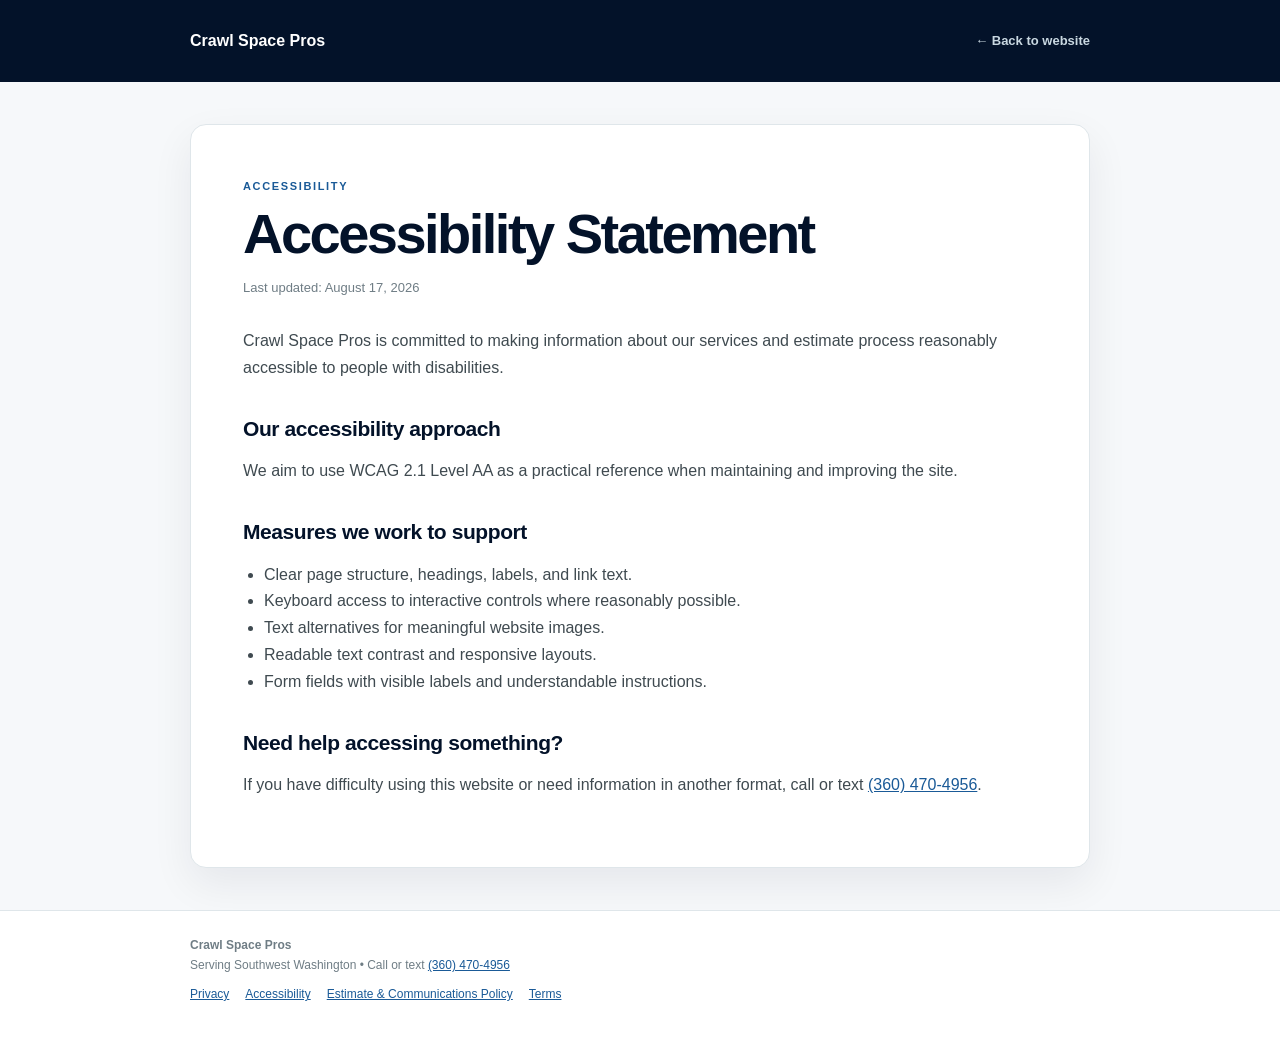
<file: accessibility.html>
<!DOCTYPE html>
<html lang="en">
<head>
  <meta charset="UTF-8">
  <meta name="viewport" content="width=device-width, initial-scale=1.0">
  <title>Accessibility Statement | Crawl Space Pros</title>
  <style>
:root { --navy:#031229; --blue:#1A5A97; --charcoal:#3F4A50; --gray:#6f7d85; --border:#dfe6ea; --page:#f6f8fa; }
* { box-sizing:border-box; }
html { scroll-behavior:smooth; }
body { margin:0; background:var(--page); color:var(--navy); font-family:-apple-system,BlinkMacSystemFont,"Segoe UI",Arial,Helvetica,sans-serif; line-height:1.68; }
a { color:var(--blue); }
.legal-header { background:var(--navy); color:#fff; }
.legal-header-inner,.legal-main,.legal-footer-inner { width:min(900px,calc(100% - 32px)); margin:0 auto; }
.legal-header-inner { min-height:82px; display:flex; align-items:center; justify-content:space-between; gap:24px; }
.legal-brand { color:#fff; text-decoration:none; font-weight:850; }
.back-link { color:#c9d8e1; text-decoration:none; font-size:13px; font-weight:700; }
.legal-main { margin-top:42px; margin-bottom:42px; padding:clamp(26px,5vw,52px); border:1px solid var(--border); border-radius:16px; background:#fff; box-shadow:0 16px 42px rgba(3,18,41,.07); }
.legal-kicker { margin:0 0 10px; color:var(--blue); font-size:11px; font-weight:900; letter-spacing:.15em; text-transform:uppercase; }
h1 { margin:0; font-size:clamp(36px,6vw,56px); line-height:1.02; letter-spacing:-.045em; }
.updated { margin:14px 0 30px; color:var(--gray); font-size:13px; }
h2 { margin:34px 0 9px; color:var(--navy); font-size:21px; line-height:1.25; letter-spacing:-.02em; }
p,li { color:var(--charcoal); }
ul { padding-left:21px; }
.legal-footer { border-top:1px solid var(--border); background:#fff; }
.legal-footer-inner { padding:24px 0 34px; color:var(--gray); font-size:12px; }
.legal-nav { margin-top:9px; display:flex; flex-wrap:wrap; gap:10px 16px; }
@media (max-width:600px) {
  .legal-header-inner { min-height:72px; flex-direction:column; justify-content:center; align-items:flex-start; gap:3px; }
  .legal-main { margin-top:20px; padding:24px 20px; border-radius:12px; }
}
</style>
</head>
<body>
  <header class="legal-header"><div class="legal-header-inner"><a class="legal-brand" href="index.html">Crawl Space Pros</a><a class="back-link" href="index.html">← Back to website</a></div></header>
  <main class="legal-main">
    <p class="legal-kicker">ACCESSIBILITY</p>
    <h1>Accessibility Statement</h1>
    <p class="updated">Last updated: August 17, 2026</p>
    
<p>Crawl Space Pros is committed to making information about our services and estimate process reasonably accessible to people with disabilities.</p>
<h2>Our accessibility approach</h2><p>We aim to use WCAG 2.1 Level AA as a practical reference when maintaining and improving the site.</p>
<h2>Measures we work to support</h2><ul><li>Clear page structure, headings, labels, and link text.</li><li>Keyboard access to interactive controls where reasonably possible.</li><li>Text alternatives for meaningful website images.</li><li>Readable text contrast and responsive layouts.</li><li>Form fields with visible labels and understandable instructions.</li></ul>
<h2>Need help accessing something?</h2><p>If you have difficulty using this website or need information in another format, call or text <a href="tel:3604704956">(360) 470-4956</a>.</p>

  </main>
  <footer class="legal-footer"><div class="legal-footer-inner"><strong>Crawl Space Pros</strong><br>Serving Southwest Washington • Call or text <a href="tel:3604704956">(360) 470-4956</a><nav class="legal-nav" aria-label="Legal pages"><a href="privacy.html">Privacy</a><a href="accessibility.html">Accessibility</a><a href="policy.html">Estimate &amp; Communications Policy</a><a href="terms.html">Terms</a></nav></div></footer>
</body>
</html>
</file>
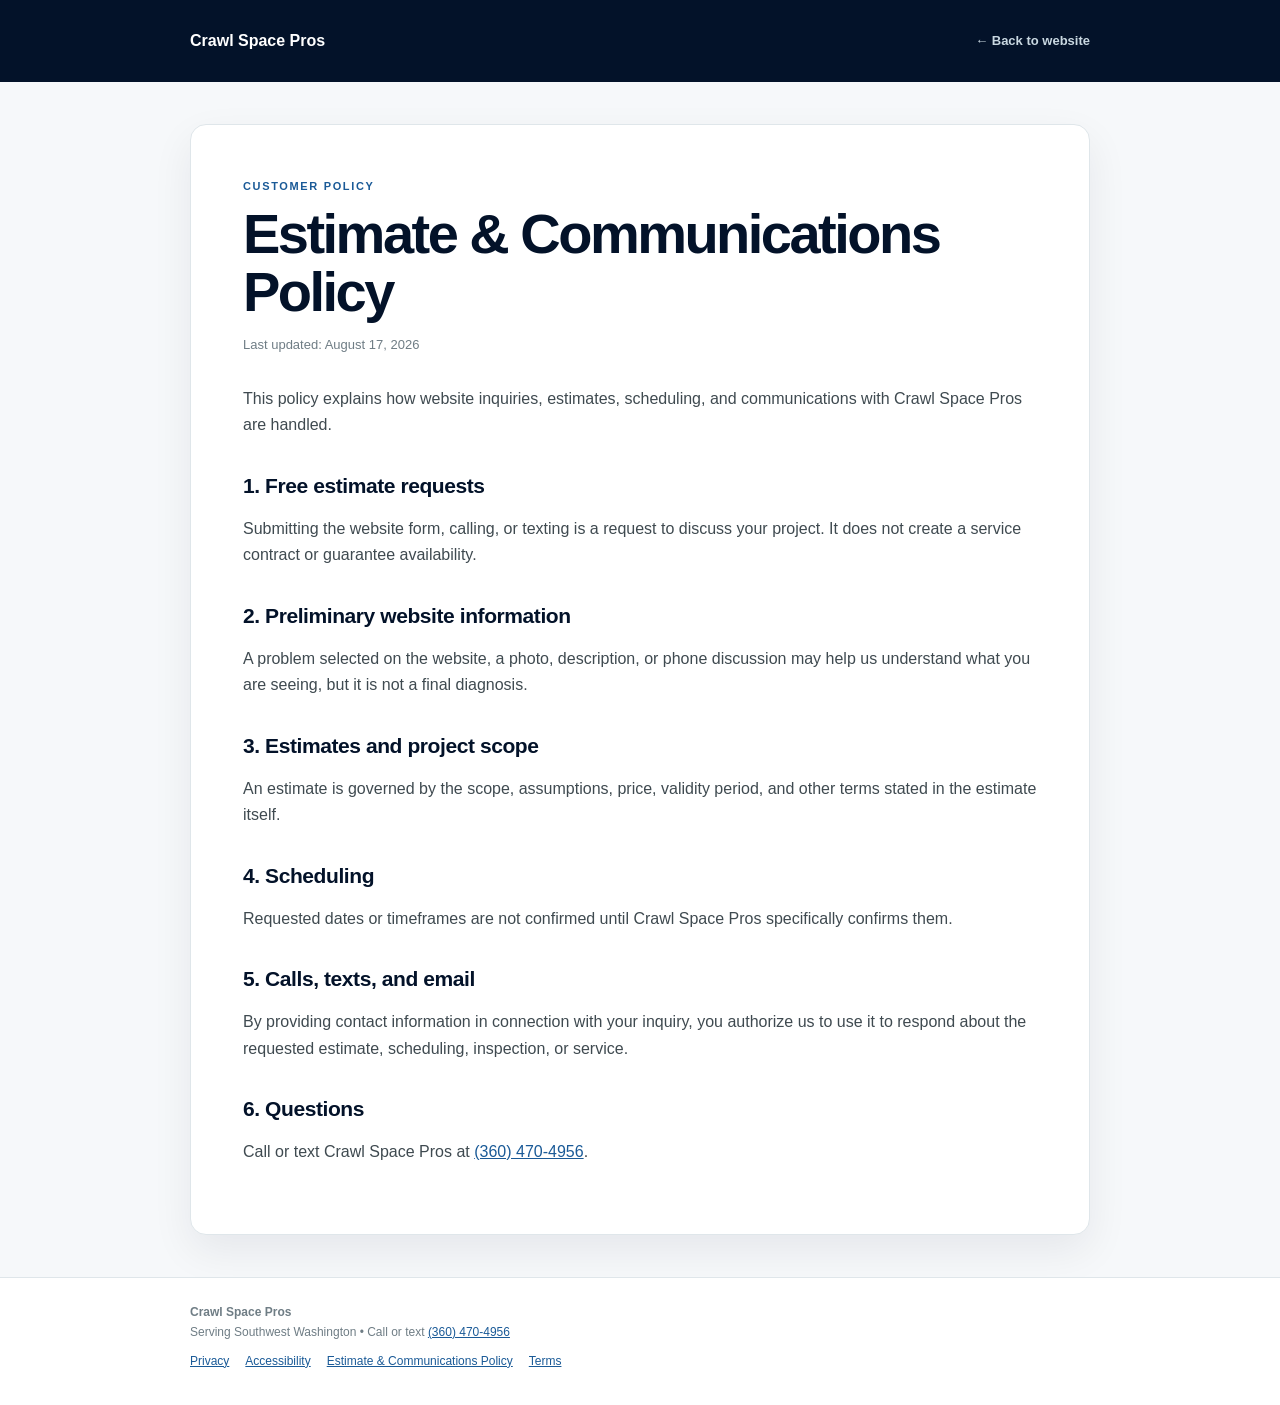
<file: policy.html>
<!DOCTYPE html>
<html lang="en">
<head>
  <meta charset="UTF-8">
  <meta name="viewport" content="width=device-width, initial-scale=1.0">
  <title>Estimate &amp; Communications Policy | Crawl Space Pros</title>
  <style>
:root { --navy:#031229; --blue:#1A5A97; --charcoal:#3F4A50; --gray:#6f7d85; --border:#dfe6ea; --page:#f6f8fa; }
* { box-sizing:border-box; }
html { scroll-behavior:smooth; }
body { margin:0; background:var(--page); color:var(--navy); font-family:-apple-system,BlinkMacSystemFont,"Segoe UI",Arial,Helvetica,sans-serif; line-height:1.68; }
a { color:var(--blue); }
.legal-header { background:var(--navy); color:#fff; }
.legal-header-inner,.legal-main,.legal-footer-inner { width:min(900px,calc(100% - 32px)); margin:0 auto; }
.legal-header-inner { min-height:82px; display:flex; align-items:center; justify-content:space-between; gap:24px; }
.legal-brand { color:#fff; text-decoration:none; font-weight:850; }
.back-link { color:#c9d8e1; text-decoration:none; font-size:13px; font-weight:700; }
.legal-main { margin-top:42px; margin-bottom:42px; padding:clamp(26px,5vw,52px); border:1px solid var(--border); border-radius:16px; background:#fff; box-shadow:0 16px 42px rgba(3,18,41,.07); }
.legal-kicker { margin:0 0 10px; color:var(--blue); font-size:11px; font-weight:900; letter-spacing:.15em; text-transform:uppercase; }
h1 { margin:0; font-size:clamp(36px,6vw,56px); line-height:1.02; letter-spacing:-.045em; }
.updated { margin:14px 0 30px; color:var(--gray); font-size:13px; }
h2 { margin:34px 0 9px; color:var(--navy); font-size:21px; line-height:1.25; letter-spacing:-.02em; }
p,li { color:var(--charcoal); }
ul { padding-left:21px; }
.legal-footer { border-top:1px solid var(--border); background:#fff; }
.legal-footer-inner { padding:24px 0 34px; color:var(--gray); font-size:12px; }
.legal-nav { margin-top:9px; display:flex; flex-wrap:wrap; gap:10px 16px; }
@media (max-width:600px) {
  .legal-header-inner { min-height:72px; flex-direction:column; justify-content:center; align-items:flex-start; gap:3px; }
  .legal-main { margin-top:20px; padding:24px 20px; border-radius:12px; }
}
</style>
</head>
<body>
  <header class="legal-header"><div class="legal-header-inner"><a class="legal-brand" href="index.html">Crawl Space Pros</a><a class="back-link" href="index.html">← Back to website</a></div></header>
  <main class="legal-main">
    <p class="legal-kicker">CUSTOMER POLICY</p>
    <h1>Estimate &amp; Communications Policy</h1>
    <p class="updated">Last updated: August 17, 2026</p>
    
<p>This policy explains how website inquiries, estimates, scheduling, and communications with Crawl Space Pros are handled.</p>
<h2>1. Free estimate requests</h2><p>Submitting the website form, calling, or texting is a request to discuss your project. It does not create a service contract or guarantee availability.</p>
<h2>2. Preliminary website information</h2><p>A problem selected on the website, a photo, description, or phone discussion may help us understand what you are seeing, but it is not a final diagnosis.</p>
<h2>3. Estimates and project scope</h2><p>An estimate is governed by the scope, assumptions, price, validity period, and other terms stated in the estimate itself.</p>
<h2>4. Scheduling</h2><p>Requested dates or timeframes are not confirmed until Crawl Space Pros specifically confirms them.</p>
<h2>5. Calls, texts, and email</h2><p>By providing contact information in connection with your inquiry, you authorize us to use it to respond about the requested estimate, scheduling, inspection, or service.</p>
<h2>6. Questions</h2><p>Call or text Crawl Space Pros at <a href="tel:3604704956">(360) 470-4956</a>.</p>

  </main>
  <footer class="legal-footer"><div class="legal-footer-inner"><strong>Crawl Space Pros</strong><br>Serving Southwest Washington • Call or text <a href="tel:3604704956">(360) 470-4956</a><nav class="legal-nav" aria-label="Legal pages"><a href="privacy.html">Privacy</a><a href="accessibility.html">Accessibility</a><a href="policy.html">Estimate &amp; Communications Policy</a><a href="terms.html">Terms</a></nav></div></footer>
</body>
</html>
</file>
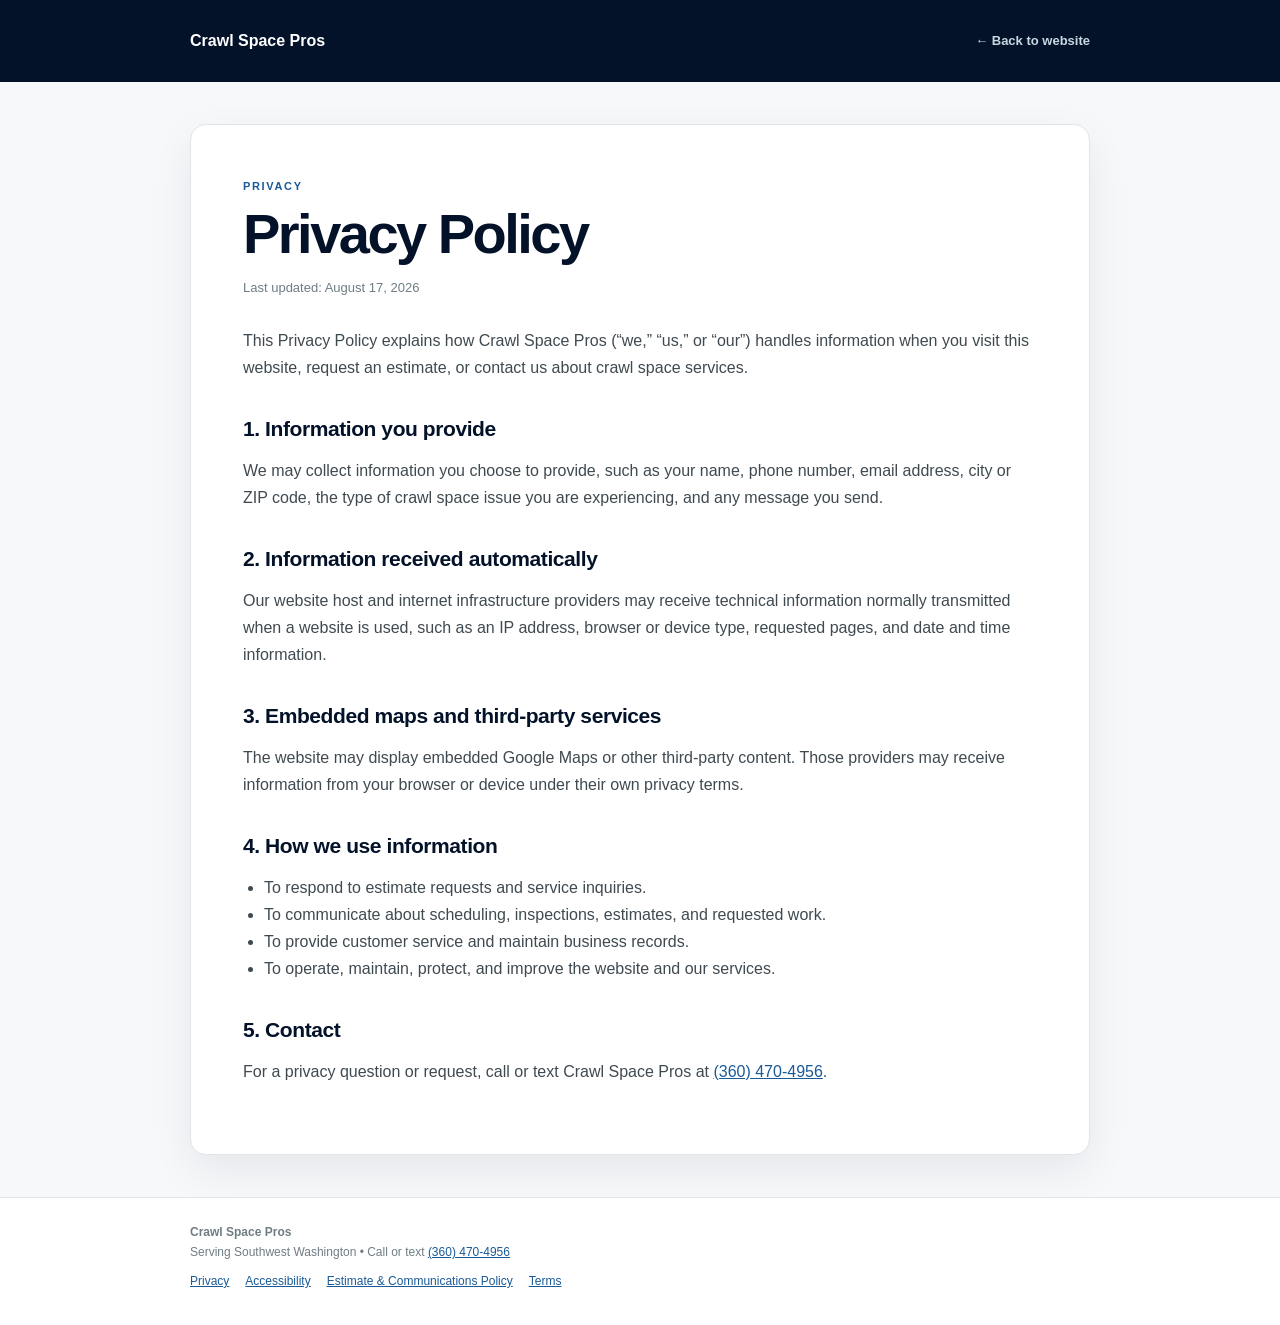
<file: privacy.html>
<!DOCTYPE html>
<html lang="en">
<head>
  <meta charset="UTF-8">
  <meta name="viewport" content="width=device-width, initial-scale=1.0">
  <title>Privacy Policy | Crawl Space Pros</title>
  <style>
:root { --navy:#031229; --blue:#1A5A97; --charcoal:#3F4A50; --gray:#6f7d85; --border:#dfe6ea; --page:#f6f8fa; }
* { box-sizing:border-box; }
html { scroll-behavior:smooth; }
body { margin:0; background:var(--page); color:var(--navy); font-family:-apple-system,BlinkMacSystemFont,"Segoe UI",Arial,Helvetica,sans-serif; line-height:1.68; }
a { color:var(--blue); }
.legal-header { background:var(--navy); color:#fff; }
.legal-header-inner,.legal-main,.legal-footer-inner { width:min(900px,calc(100% - 32px)); margin:0 auto; }
.legal-header-inner { min-height:82px; display:flex; align-items:center; justify-content:space-between; gap:24px; }
.legal-brand { color:#fff; text-decoration:none; font-weight:850; }
.back-link { color:#c9d8e1; text-decoration:none; font-size:13px; font-weight:700; }
.legal-main { margin-top:42px; margin-bottom:42px; padding:clamp(26px,5vw,52px); border:1px solid var(--border); border-radius:16px; background:#fff; box-shadow:0 16px 42px rgba(3,18,41,.07); }
.legal-kicker { margin:0 0 10px; color:var(--blue); font-size:11px; font-weight:900; letter-spacing:.15em; text-transform:uppercase; }
h1 { margin:0; font-size:clamp(36px,6vw,56px); line-height:1.02; letter-spacing:-.045em; }
.updated { margin:14px 0 30px; color:var(--gray); font-size:13px; }
h2 { margin:34px 0 9px; color:var(--navy); font-size:21px; line-height:1.25; letter-spacing:-.02em; }
p,li { color:var(--charcoal); }
ul { padding-left:21px; }
.legal-footer { border-top:1px solid var(--border); background:#fff; }
.legal-footer-inner { padding:24px 0 34px; color:var(--gray); font-size:12px; }
.legal-nav { margin-top:9px; display:flex; flex-wrap:wrap; gap:10px 16px; }
@media (max-width:600px) {
  .legal-header-inner { min-height:72px; flex-direction:column; justify-content:center; align-items:flex-start; gap:3px; }
  .legal-main { margin-top:20px; padding:24px 20px; border-radius:12px; }
}
</style>
</head>
<body>
  <header class="legal-header"><div class="legal-header-inner"><a class="legal-brand" href="index.html">Crawl Space Pros</a><a class="back-link" href="index.html">← Back to website</a></div></header>
  <main class="legal-main">
    <p class="legal-kicker">PRIVACY</p>
    <h1>Privacy Policy</h1>
    <p class="updated">Last updated: August 17, 2026</p>
    
<p>This Privacy Policy explains how Crawl Space Pros (“we,” “us,” or “our”) handles information when you visit this website, request an estimate, or contact us about crawl space services.</p>
<h2>1. Information you provide</h2><p>We may collect information you choose to provide, such as your name, phone number, email address, city or ZIP code, the type of crawl space issue you are experiencing, and any message you send.</p>
<h2>2. Information received automatically</h2><p>Our website host and internet infrastructure providers may receive technical information normally transmitted when a website is used, such as an IP address, browser or device type, requested pages, and date and time information.</p>
<h2>3. Embedded maps and third-party services</h2><p>The website may display embedded Google Maps or other third-party content. Those providers may receive information from your browser or device under their own privacy terms.</p>
<h2>4. How we use information</h2><ul><li>To respond to estimate requests and service inquiries.</li><li>To communicate about scheduling, inspections, estimates, and requested work.</li><li>To provide customer service and maintain business records.</li><li>To operate, maintain, protect, and improve the website and our services.</li></ul>
<h2>5. Contact</h2><p>For a privacy question or request, call or text Crawl Space Pros at <a href="tel:3604704956">(360) 470-4956</a>.</p>

  </main>
  <footer class="legal-footer"><div class="legal-footer-inner"><strong>Crawl Space Pros</strong><br>Serving Southwest Washington • Call or text <a href="tel:3604704956">(360) 470-4956</a><nav class="legal-nav" aria-label="Legal pages"><a href="privacy.html">Privacy</a><a href="accessibility.html">Accessibility</a><a href="policy.html">Estimate &amp; Communications Policy</a><a href="terms.html">Terms</a></nav></div></footer>
</body>
</html>
</file>
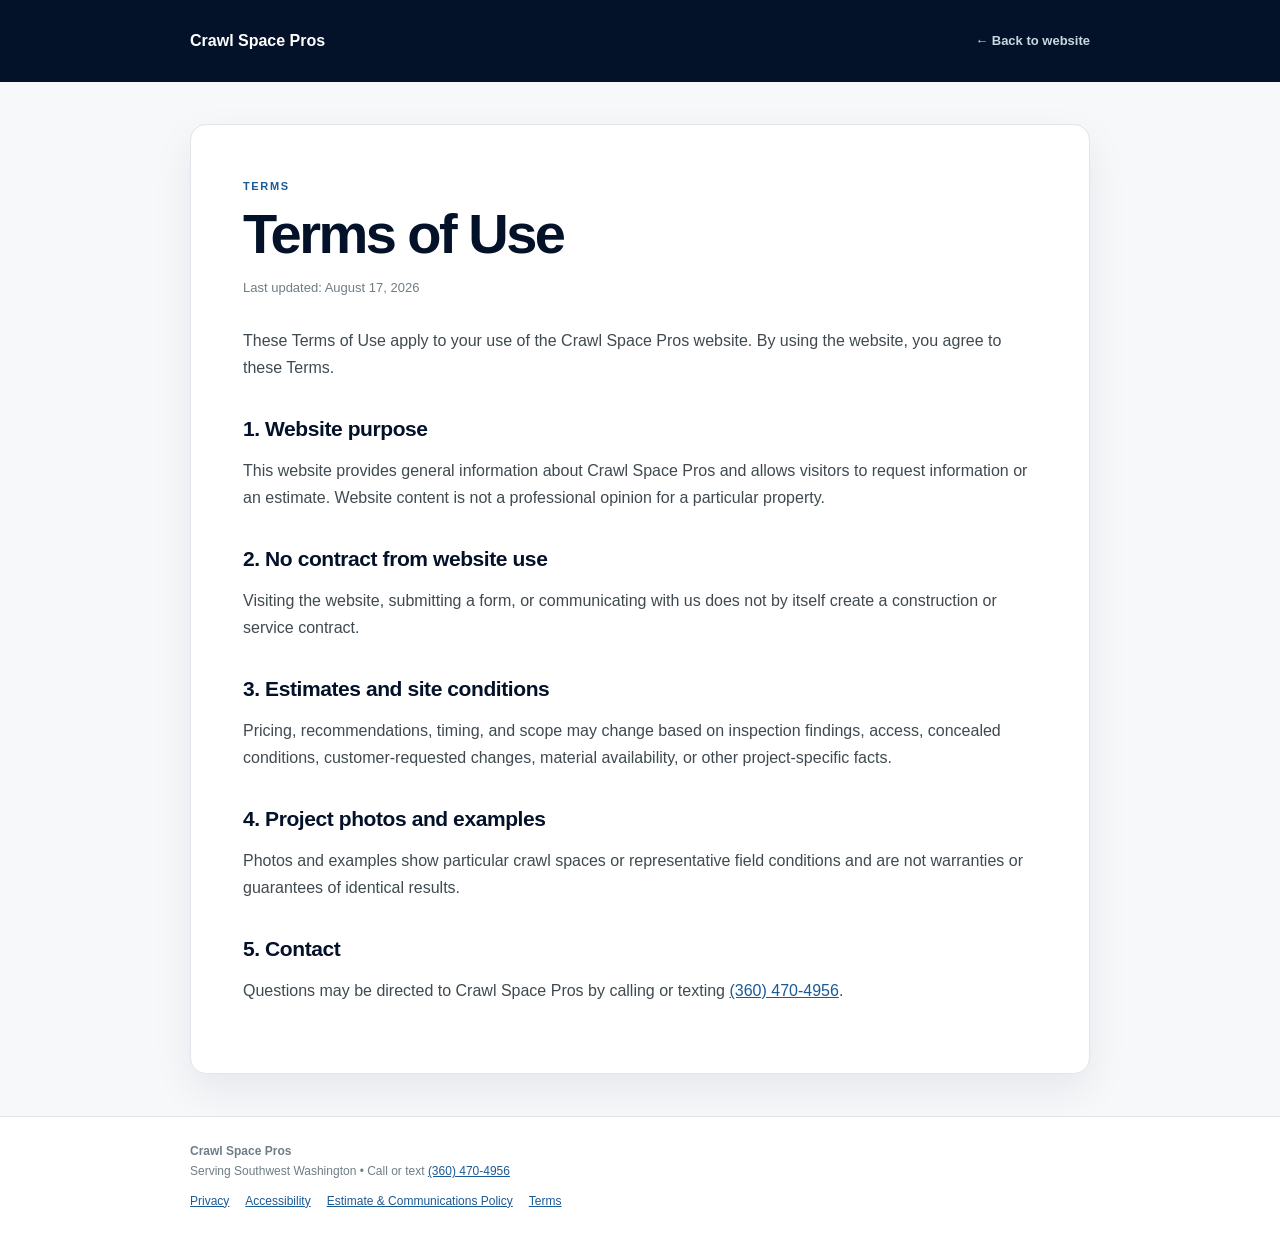
<file: terms.html>
<!DOCTYPE html>
<html lang="en">
<head>
  <meta charset="UTF-8">
  <meta name="viewport" content="width=device-width, initial-scale=1.0">
  <title>Terms of Use | Crawl Space Pros</title>
  <style>
:root { --navy:#031229; --blue:#1A5A97; --charcoal:#3F4A50; --gray:#6f7d85; --border:#dfe6ea; --page:#f6f8fa; }
* { box-sizing:border-box; }
html { scroll-behavior:smooth; }
body { margin:0; background:var(--page); color:var(--navy); font-family:-apple-system,BlinkMacSystemFont,"Segoe UI",Arial,Helvetica,sans-serif; line-height:1.68; }
a { color:var(--blue); }
.legal-header { background:var(--navy); color:#fff; }
.legal-header-inner,.legal-main,.legal-footer-inner { width:min(900px,calc(100% - 32px)); margin:0 auto; }
.legal-header-inner { min-height:82px; display:flex; align-items:center; justify-content:space-between; gap:24px; }
.legal-brand { color:#fff; text-decoration:none; font-weight:850; }
.back-link { color:#c9d8e1; text-decoration:none; font-size:13px; font-weight:700; }
.legal-main { margin-top:42px; margin-bottom:42px; padding:clamp(26px,5vw,52px); border:1px solid var(--border); border-radius:16px; background:#fff; box-shadow:0 16px 42px rgba(3,18,41,.07); }
.legal-kicker { margin:0 0 10px; color:var(--blue); font-size:11px; font-weight:900; letter-spacing:.15em; text-transform:uppercase; }
h1 { margin:0; font-size:clamp(36px,6vw,56px); line-height:1.02; letter-spacing:-.045em; }
.updated { margin:14px 0 30px; color:var(--gray); font-size:13px; }
h2 { margin:34px 0 9px; color:var(--navy); font-size:21px; line-height:1.25; letter-spacing:-.02em; }
p,li { color:var(--charcoal); }
ul { padding-left:21px; }
.legal-footer { border-top:1px solid var(--border); background:#fff; }
.legal-footer-inner { padding:24px 0 34px; color:var(--gray); font-size:12px; }
.legal-nav { margin-top:9px; display:flex; flex-wrap:wrap; gap:10px 16px; }
@media (max-width:600px) {
  .legal-header-inner { min-height:72px; flex-direction:column; justify-content:center; align-items:flex-start; gap:3px; }
  .legal-main { margin-top:20px; padding:24px 20px; border-radius:12px; }
}
</style>
</head>
<body>
  <header class="legal-header"><div class="legal-header-inner"><a class="legal-brand" href="index.html">Crawl Space Pros</a><a class="back-link" href="index.html">← Back to website</a></div></header>
  <main class="legal-main">
    <p class="legal-kicker">TERMS</p>
    <h1>Terms of Use</h1>
    <p class="updated">Last updated: August 17, 2026</p>
    
<p>These Terms of Use apply to your use of the Crawl Space Pros website. By using the website, you agree to these Terms.</p>
<h2>1. Website purpose</h2><p>This website provides general information about Crawl Space Pros and allows visitors to request information or an estimate. Website content is not a professional opinion for a particular property.</p>
<h2>2. No contract from website use</h2><p>Visiting the website, submitting a form, or communicating with us does not by itself create a construction or service contract.</p>
<h2>3. Estimates and site conditions</h2><p>Pricing, recommendations, timing, and scope may change based on inspection findings, access, concealed conditions, customer-requested changes, material availability, or other project-specific facts.</p>
<h2>4. Project photos and examples</h2><p>Photos and examples show particular crawl spaces or representative field conditions and are not warranties or guarantees of identical results.</p>
<h2>5. Contact</h2><p>Questions may be directed to Crawl Space Pros by calling or texting <a href="tel:3604704956">(360) 470-4956</a>.</p>

  </main>
  <footer class="legal-footer"><div class="legal-footer-inner"><strong>Crawl Space Pros</strong><br>Serving Southwest Washington • Call or text <a href="tel:3604704956">(360) 470-4956</a><nav class="legal-nav" aria-label="Legal pages"><a href="privacy.html">Privacy</a><a href="accessibility.html">Accessibility</a><a href="policy.html">Estimate &amp; Communications Policy</a><a href="terms.html">Terms</a></nav></div></footer>
</body>
</html>
</file>
